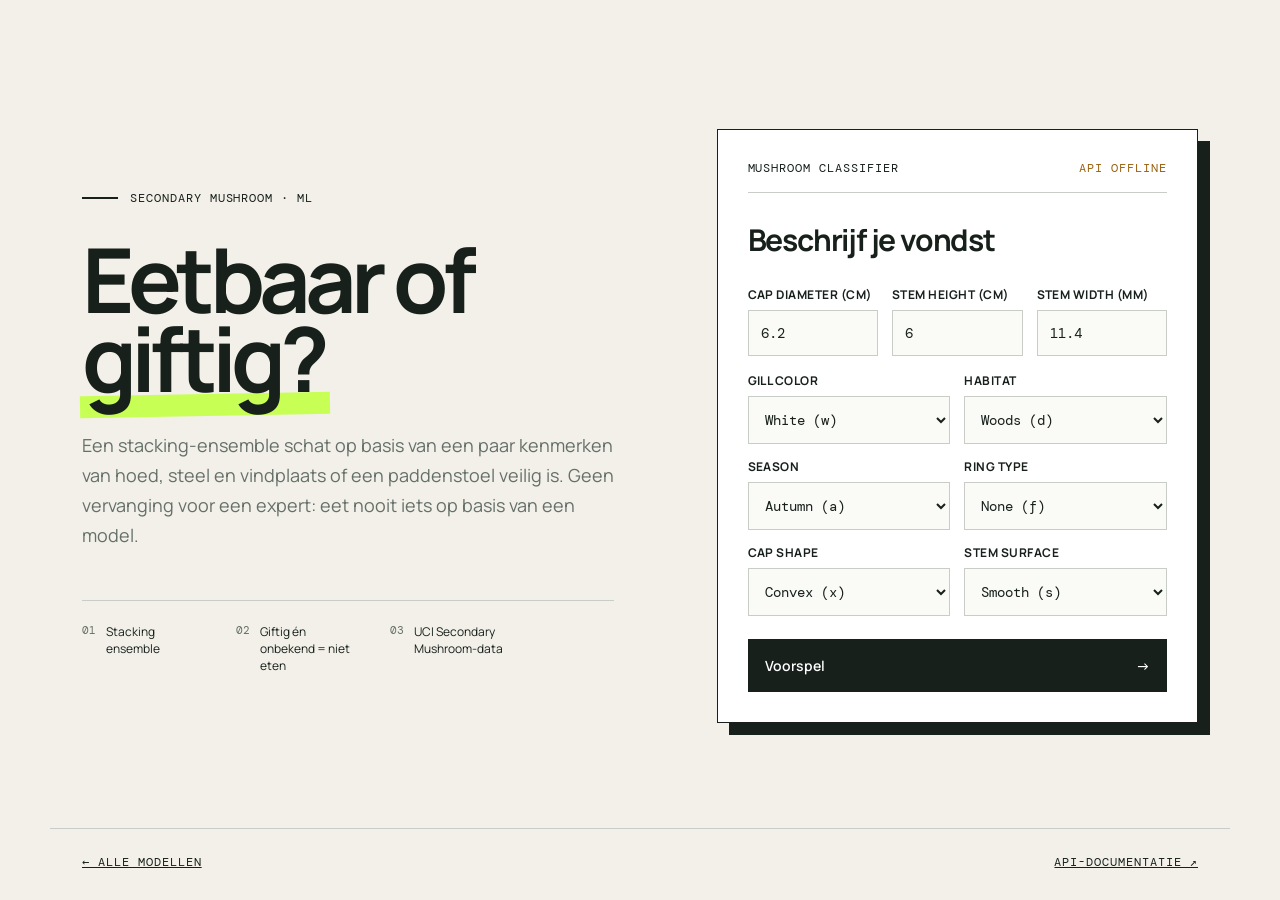
<file: deploy/web/mushrooms.html>
<!doctype html>
<html lang="nl">
  <head>
    <meta charset="utf-8" />
    <meta name="viewport" content="width=device-width, initial-scale=1" />
    <meta name="description" content="Voorspel of een paddenstoel eetbaar of giftig is." />
    <title>Mushroom · Eetbaar of giftig</title>
    <style>
      @import url('https://fonts.googleapis.com/css2?family=DM+Mono:wght@400;500&family=Manrope:wght@400;600;700&display=swap');
      :root { --ink:#17201b; --paper:#f2f0e8; --acid:#c8ff54; --line:#c9cdc7; --muted:#647068; }
      * { box-sizing:border-box; }
      body { margin:0; min-height:100vh; color:var(--ink); background:var(--paper); font-family:Manrope, sans-serif; }
      body::before { content:""; position:fixed; inset:0; pointer-events:none; opacity:.28; background-image:radial-gradient(#89938b 0.6px,transparent 0.6px); background-size:6px 6px; }
      main { position:relative; max-width:1180px; margin:auto; min-height:calc(100vh - 72px); padding:8vh 32px 48px; display:grid; grid-template-columns:1.05fr .95fr; gap:8vw; align-items:center; }
      .eyebrow,.card-head,footer { font-family:"DM Mono",monospace; text-transform:uppercase; letter-spacing:.08em; font-size:12px; }
      .eyebrow::before { content:""; display:inline-block; width:36px; border-top:2px solid; margin:0 12px 3px 0; }
      h1 { font-size:clamp(52px,7vw,98px); line-height:.88; letter-spacing:-.065em; margin:34px 0; max-width:680px; }
      h1 em { font-style:normal; position:relative; z-index:0; }
      h1 em::after { content:""; position:absolute; left:-.02em; right:-.07em; bottom:.03em; height:.24em; background:var(--acid); z-index:-1; transform:rotate(-1deg); }
      .lead { color:var(--muted); font-size:18px; line-height:1.65; max-width:540px; }
      .facts { display:flex; gap:30px; border-top:1px solid var(--line); margin-top:50px; padding-top:22px; }
      .facts div { display:flex; gap:10px; align-items:flex-start; }
      .facts span { font-family:"DM Mono"; font-size:11px; color:var(--muted); }
      .facts p { margin:0; font-size:12px; max-width:100px; }
      .card { background:#fff; border:1px solid var(--ink); padding:30px; box-shadow:12px 12px 0 var(--ink); }
      .card-head { display:flex; justify-content:space-between; border-bottom:1px solid var(--line); padding-bottom:16px; }
      .card-head p { margin:0; }
      .status { color:#9b6210; }
      .status.ok { color:#317338; }
      h2 { font-size:30px; letter-spacing:-.04em; margin:26px 0; }
      form { display:grid; gap:16px; }
      label { display:grid; gap:7px; font-size:12px; font-weight:700; text-transform:uppercase; letter-spacing:.04em; }
      input,select { width:100%; border:1px solid var(--line); background:#fafaf7; padding:13px 12px; font:14px "DM Mono",monospace; color:var(--ink); border-radius:0; }
      input:focus,select:focus { outline:2px solid var(--acid); border-color:var(--ink); }
      .split { display:grid; grid-template-columns:1fr 1fr; gap:14px; }
      .split.three { grid-template-columns:1fr 1fr 1fr; }
      button { margin-top:7px; border:1px solid var(--ink); background:var(--ink); color:#fff; padding:16px; font:600 14px Manrope; display:flex; justify-content:space-between; cursor:pointer; }
      button:hover { background:var(--acid); color:var(--ink); }
      .result { margin-top:22px; border-left:5px solid var(--acid); background:#f3f7eb; padding:16px 18px; }
      .result strong { display:block; font-size:36px; letter-spacing:-.04em; }
      .result small { color:var(--muted); line-height:1.5; }
      .result.error { border-color:#d64e3a; background:#fff0ed; }
      footer { position:relative; border-top:1px solid var(--line); max-width:1180px; margin:auto; padding:25px 32px; display:flex; justify-content:space-between; }
      footer a { color:inherit; }
      @media(max-width:800px){ main{grid-template-columns:1fr;padding-top:50px}.facts{margin-top:30px}.card{box-shadow:7px 7px 0}.split,.split.three{grid-template-columns:1fr}h1{font-size:58px} }
    </style>
  </head>
  <body>
    <main>
      <section class="intro">
        <p class="eyebrow">SECONDARY MUSHROOM · ML</p>
        <h1>Eetbaar of <em>giftig?</em></h1>
        <p class="lead">Een stacking-ensemble schat op basis van een paar kenmerken van hoed, steel en vindplaats of een paddenstoel veilig is. Geen vervanging voor een expert: eet nooit iets op basis van een model.</p>
        <div class="facts">
          <div><span>01</span><p>Stacking ensemble</p></div>
          <div><span>02</span><p>Giftig én onbekend = niet eten</p></div>
          <div><span>03</span><p>UCI Secondary Mushroom-data</p></div>
        </div>
      </section>

      <section class="card" aria-labelledby="form-title">
        <div class="card-head">
          <p>Mushroom classifier</p>
          <span id="health" class="status">model controleren…</span>
        </div>
        <h2 id="form-title">Beschrijf je vondst</h2>
        <form id="mushroom-form">
          <!-- Velden worden opgebouwd uit GET /mushrooms/ -->
          <div id="numeric" class="split three"></div>
          <div id="categorical" class="split"></div>
          <button type="submit">Voorspel <span>→</span></button>
        </form>
        <div id="result" class="result" hidden aria-live="polite"></div>
      </section>
    </main>
    <footer><a href="index.html">← Alle modellen</a><a id="docs" href="/docs">API-documentatie ↗</a></footer>
    <script>
      // Geserveerd door de API zelf -> zelfde adres. Lokaal geopend -> Oracle VM.
      // Overschrijven met ?api=http://localhost:8000
      const API_URL = new URLSearchParams(location.search).get("api")
        || (location.protocol.startsWith("http") ? location.origin : "http://89.168.73.76:8000");
      const $ = (id) => document.getElementById(id);
      $("docs").href = `${API_URL}/docs`;

      // Reserve (zelfde als GET /mushrooms/) voor als die oproep mislukt
      let MODEL_INFO = {
        numeric_features: ["cap-diameter", "stem-height", "stem-width"],
        labels: {
          "gill-color": { b: "buff", e: "red", f: "none", g: "gray", k: "black", n: "brown", o: "orange", p: "pink", r: "green", u: "purple", w: "white", y: "yellow" },
          "habitat": { d: "woods", g: "grasses", h: "heaths", l: "leaves", m: "meadows", p: "paths", u: "urban", w: "waste" },
          "season": { a: "autumn", s: "spring", u: "summer", w: "winter" },
          "ring-type": { e: "evanescent", f: "none", g: "grooved", l: "large", m: "movable", p: "pendant", r: "flaring", z: "zone" },
          "cap-shape": { b: "bell", c: "conical", f: "flat", o: "others", p: "spherical", s: "sunken", x: "convex" },
          "stem-surface": { f: "none", g: "grooves", h: "shiny", i: "fibrous", k: "silky", s: "smooth", t: "sticky", y: "scaly" },
        },
      };
      MODEL_INFO.categorical_features = Object.fromEntries(
        Object.entries(MODEL_INFO.labels).map(([field, labels]) => [field, Object.keys(labels)])
      );

      const UNITS = { "cap-diameter": "cm", "stem-height": "cm", "stem-width": "mm" };
      const DEFAULTS = {
        "cap-diameter": 6.2, "stem-height": 6.0, "stem-width": 11.4,
        "gill-color": "w", "habitat": "d", "season": "a", "ring-type": "f", "cap-shape": "x", "stem-surface": "s",
      };
      const prettify = (name) => name.replace(/-/g, " ").replace(/\b\w/g, (c) => c.toUpperCase());

      function buildForm() {
        $("numeric").innerHTML = MODEL_INFO.numeric_features.map((field) => {
          const unit = UNITS[field] ? ` (${UNITS[field]})` : "";
          return `<label>${prettify(field)}${unit}<input type="number" id="${field}" step="0.1" value="${DEFAULTS[field] ?? ""}" /></label>`;
        }).join("");
        $("categorical").innerHTML = Object.entries(MODEL_INFO.categorical_features).map(([field, codes]) => {
          const labels = (MODEL_INFO.labels || {})[field] || {};
          const options = codes.map((code) => {
            const text = labels[code] ? `${prettify(labels[code])} (${code})` : code;
            return `<option value="${code}"${code === DEFAULTS[field] ? " selected" : ""}>${text}</option>`;
          }).join("");
          return `<label>${prettify(field)}<select id="${field}">${options}</select></label>`;
        }).join("");
      }

      buildForm();
      fetch(`${API_URL}/mushrooms/`)
        .then((response) => response.json())
        .then((info) => {
          if (info.numeric_features && info.categorical_features) {
            MODEL_INFO = info;
            buildForm();
          }
          $("health").textContent = `${info.model} · online`;
          $("health").classList.add("ok");
        })
        .catch(() => { $("health").textContent = "API offline"; });

      $("mushroom-form").addEventListener("submit", async (event) => {
        event.preventDefault();
        const result = $("result");
        result.hidden = false;
        result.className = "result";
        result.innerHTML = "Berekenen…";
        const payload = {};
        for (const field of MODEL_INFO.numeric_features) {
          const value = parseFloat($(field).value);
          payload[field] = isNaN(value) ? null : value;
        }
        for (const field of Object.keys(MODEL_INFO.categorical_features)) {
          payload[field] = $(field).value;
        }
        try {
          const response = await fetch(`${API_URL}/mushrooms/predict`, { method:"POST", headers:{"Content-Type":"application/json"}, body:JSON.stringify(payload) });
          const data = await response.json();
          if (!response.ok) throw new Error(typeof data.detail === "string" ? data.detail : JSON.stringify(data.detail) || "Voorspelling mislukt");
          // Klasse 1 = giftig, klasse 0 = eetbaar
          const pPoisonous = data.probabilities["1"];
          const poisonous = data.prediction === 1;
          if (poisonous) result.classList.add("error");
          result.innerHTML = poisonous
            ? `<strong>Giftig ☠️</strong><small>Kans op giftig: ${(pPoisonous * 100).toFixed(1)}%. Niet eten.</small>`
            : `<strong>Eetbaar 🍄</strong><small>Kans op eetbaar: ${((1 - pPoisonous) * 100).toFixed(1)}%. Schatting, geen garantie: twijfel = niet eten.</small>`;
        } catch (error) {
          result.classList.add("error");
          result.textContent = error.message;
        }
      });
    </script>
  </body>
</html>
</file>
